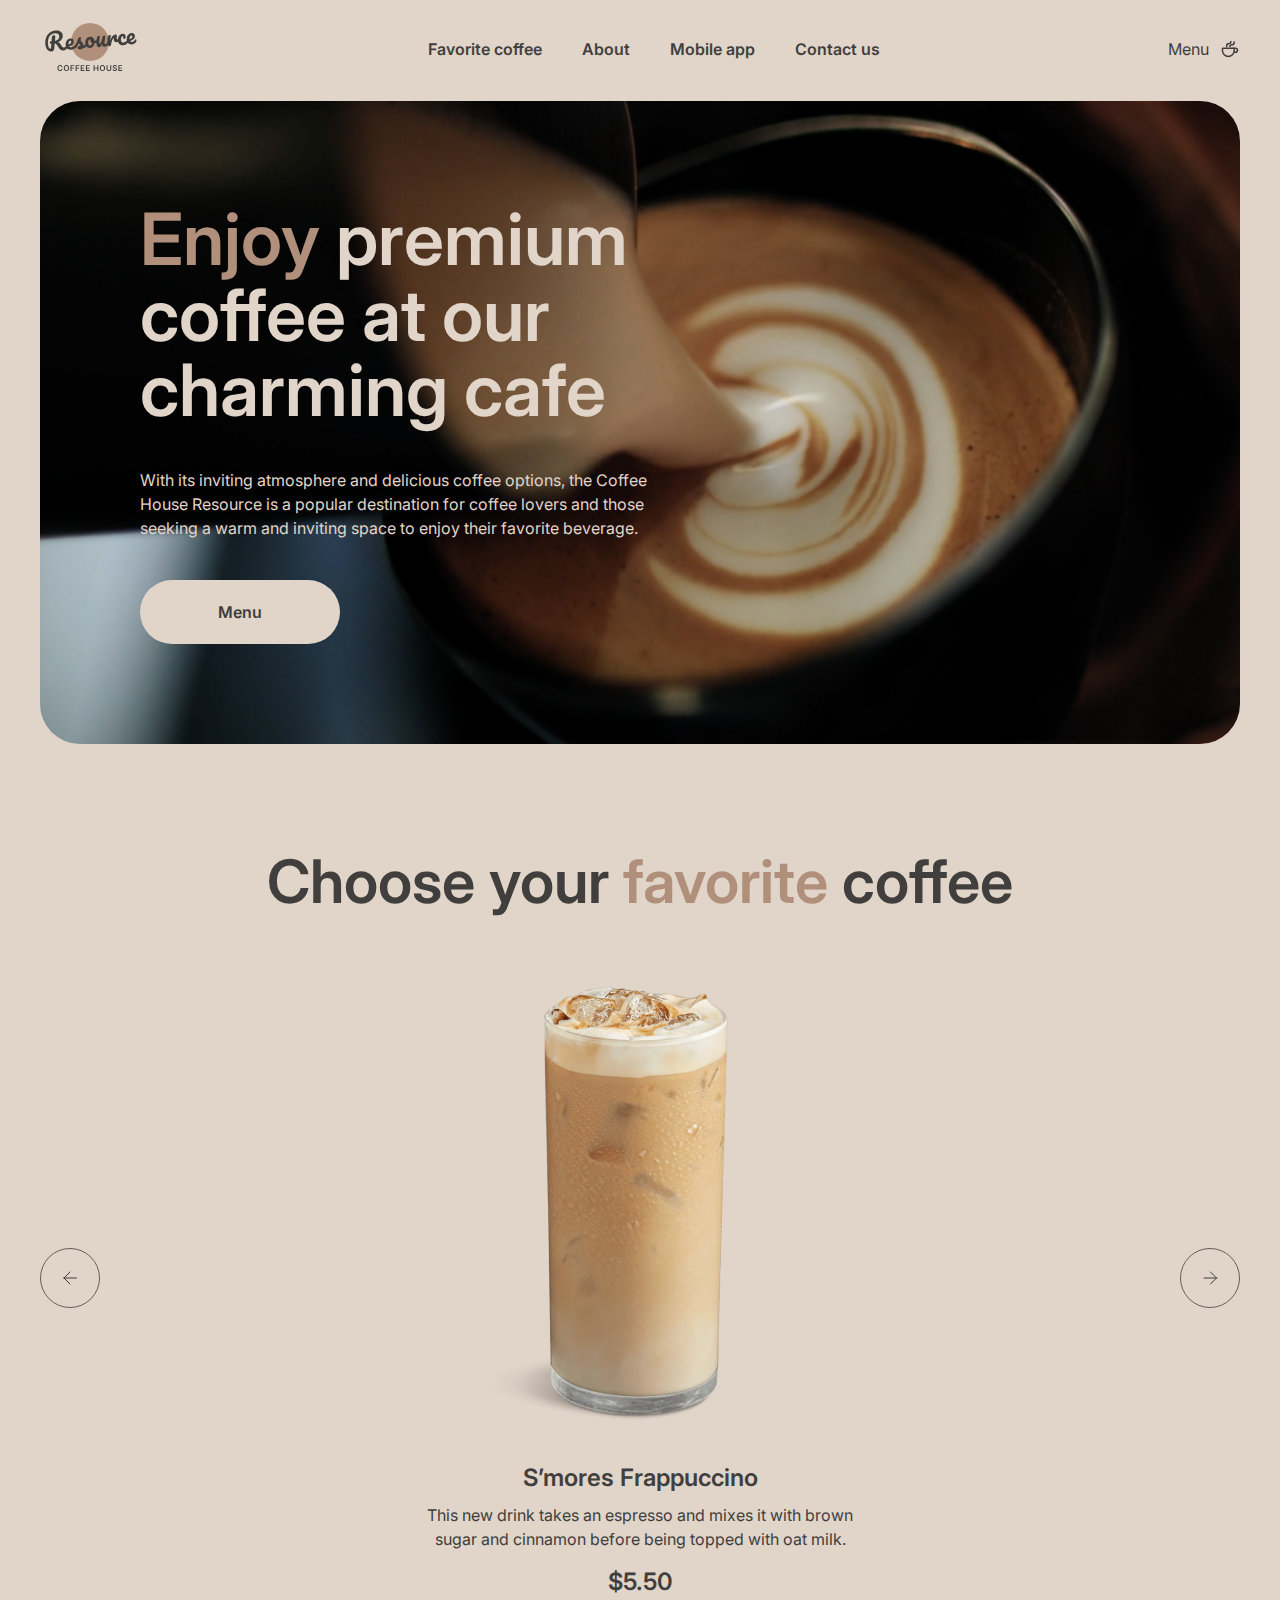
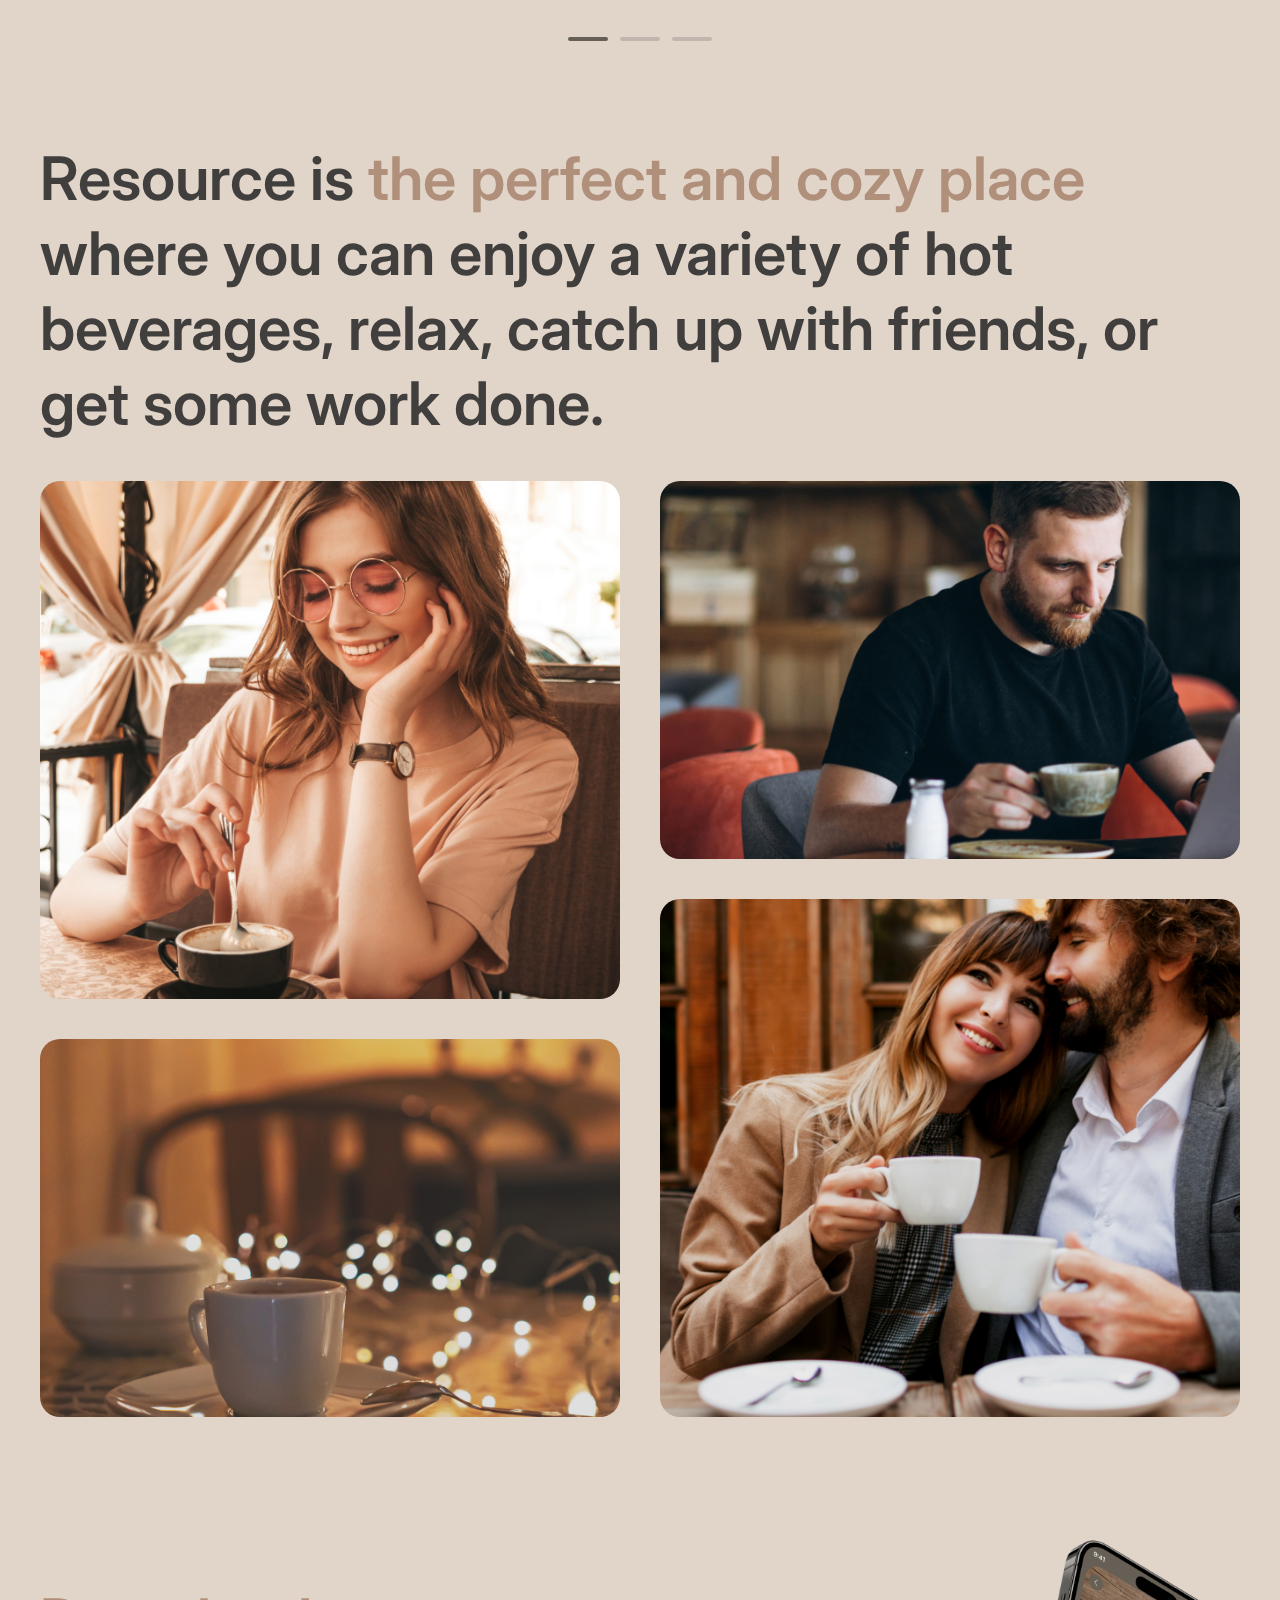
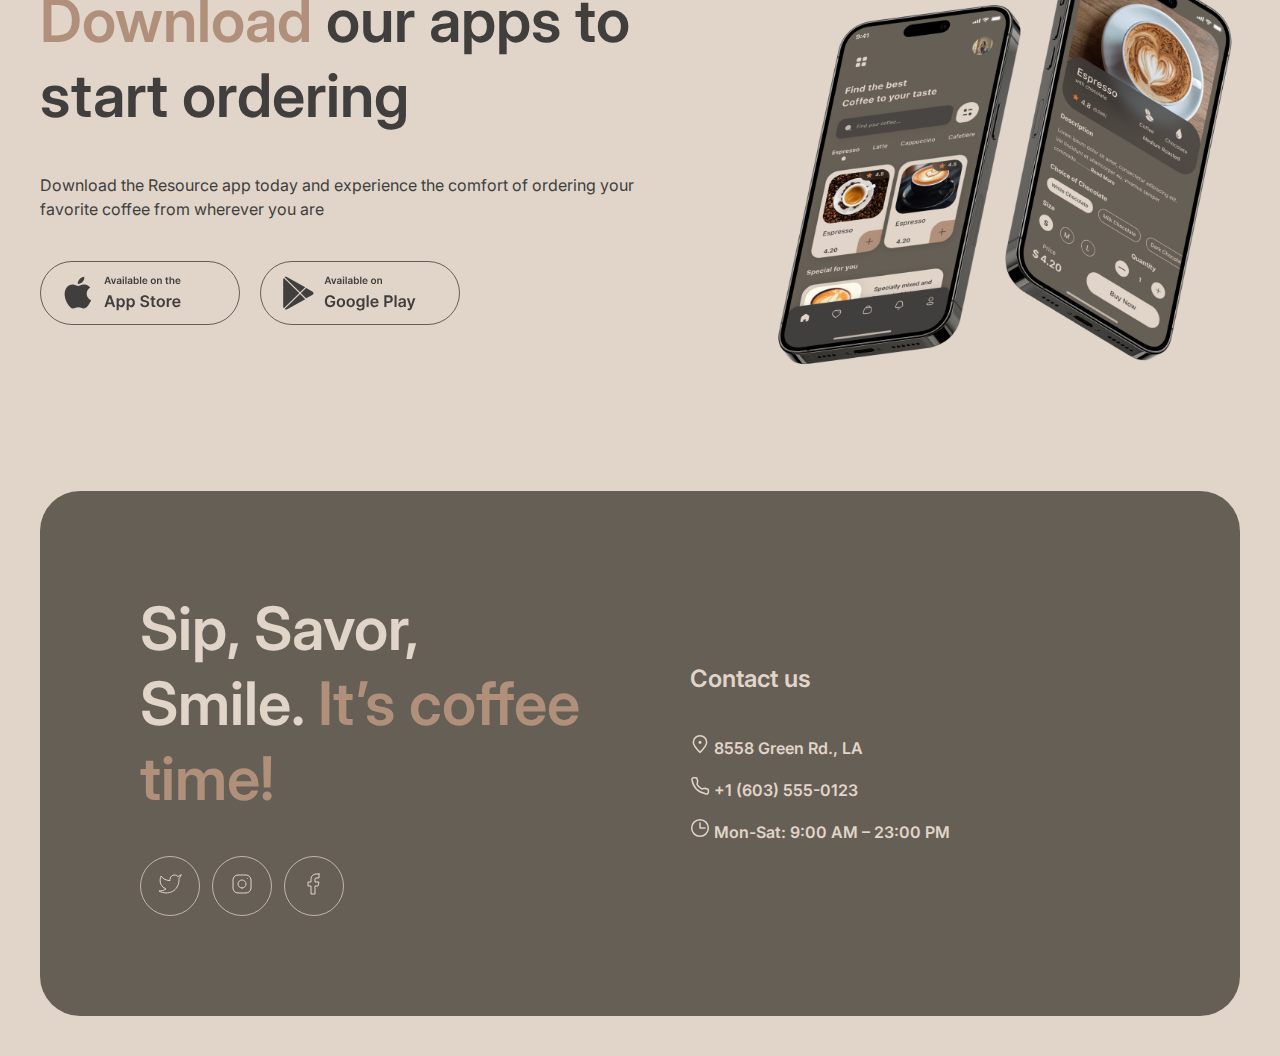
<file: index.html>
<!DOCTYPE html>
<html lang="en">
  <head>
    <meta charset="UTF-8" />
    <meta http-equiv="X-UA-Compatible" content="IE=edge" />
    <meta name="viewport" content="width=device-width, initial-scale=1.0" />
    <link rel="icon" href="./images/icons/logo.svg" type="image/x-icon" />
    <link rel="stylesheet" href="style/style.css" />
    <title>Document</title>
  </head>
  <body>
    <header class="container header">
      <nav class="nav">
        <a href="./index.html">
          <img class="nav__logo" src="./images/icons/logo.svg" alt="logo" />
        </a>
        <ul class="nav__items">
          <li class="nav__item">
            <a class="nav__link" href="./index.html"> Favorite coffee </a>
          </li>
          <li class="nav__item">
            <a href="./index.html" class="nav__link">About</a>
          </li>
          <li class="nav__item">
            <a href="./index.html" class="nav__link">Mobile app</a>
          </li>
          <li class="nav__item">
            <a href="#footer" class="nav__link">Contact us</a>
          </li>
        </ul>
        <div class="nav__menu">
          <a href="menu.html" class="nav__menu__link">
            <span>Menu</span>
            <img src="./images/coffee-cup.svg" alt="coffee-cup" />
          </a>
        </div>
        <div class="small__menu">
          <span></span>
          <span></span>
        </div>
      </nav>
    </header>
    <main class="container">
      <section class="enjoy">
        <div class="enjoy__left">
          <h1 class="enjoy__title">
            <span> Enjoy</span> premium coffee at our charming cafe
          </h1>
          <p class="enjoy__desc">
            With its inviting atmosphere and delicious coffee options, the
            Coffee House Resource is a popular destination for coffee lovers and
            those seeking a warm and inviting space to enjoy their favorite
            beverage.
          </p>
          <a href="menu.html" class="enjoy__button">
            Menu <img src="./images/icons/coffee.svg" alt="coffe" />
          </a>
        </div>
      </section>
      <section class="favorite">
        <h2 class="favorite__title">
          Choose your <span>favorite</span> coffee
        </h2>
        <div class="favorite__sliders">
          <div class="favorite__slide">
            <div class="favorite__slide__center">
              <img
                class="favorite__slide__image"
                src="./images/coffee-slider-1.png"
                alt="coffee-slider-1"
              />
              <h3 class="farovite__slide__title">S’mores Frappuccino</h3>
              <p class="farovite__slide__text">
                This new drink takes an espresso and mixes it with brown sugar
                and cinnamon before being topped with oat milk.
              </p>
              <strong class="farovite__slide__price">$5.50</strong>
            </div>
          </div>
          <div class="favorite__icon__wrapper favorite__icon__left">
            <img src="./images/icons/arrow-left.svg" alt="arrow-left" />
          </div>
          <div class="favorite__icon__wrapper favorite__icon__right">
            <img
              class="icon"
              src="./images/icons/arrow-right.svg"
              alt="arrow-right"
            />
          </div>
        </div>
        <ul class="favorite__slide__points">
          <li class="favorite__slide__point favorite__slide__point-active"></li>
          <li class="favorite__slide__point"></li>
          <li class="favorite__slide__point"></li>
        </ul>
      </section>
      <section class="about">
        <h2 class="about__title">
          Resource is <span> the perfect and cozy place</span> where you can
          enjoy a variety of hot beverages, relax, catch up with friends, or get
          some work done.
        </h2>
        <div class="about__images__wrapper">
          <div class="about__left">
            <img
              class="about__image"
              src="./images/about-1.png"
              alt="abput-1"
            />
            <img
              class="about__image about__image__hidden"
              src="./images/about-2.png"
              alt="about-2"
            />
          </div>
          <div class="about__right">
            <img
              class="about__image about__image__hidden"
              src="./images/about-3.png"
              alt="abput-1"
            />
            <img
              class="about__image"
              src="./images/about-4.png"
              alt="about-2"
            />
          </div>
        </div>
      </section>
      <section class="mobile">
        <div class="mobile__left">
          <h2 class="mobile__title">
            <span>Download</span> our apps to start ordering
          </h2>
          <div class="mobile__text">
            Download the Resource app today and experience the comfort of
            ordering your favorite coffee from wherever you are
          </div>
          <div class="mobile__links__wrapper">
            <img src="./images/icons/button-app-store.svg" alt="" />
            <img src="./images/icons/button-google-play.svg" alt="" />
          </div>
        </div>
        <div class="mobile__right">
          <img src="./images/mobile.png" alt="mobile" />
        </div>
      </section>
      <footer id="footer" class="footer">
        <div class="footer__left">
          <h2 class="footer__left__title">
            Sip, Savor, Smile. <span>It’s coffee time!</span>
          </h2>
          <ul class="footer__socials">
            <li class="footer__social">
              <a href="">
                <img src="./images/icons/twitter.svg" alt="twitter" />
              </a>
            </li>
            <li class="footer__social">
              <a href="">
                <img src="./images/icons/instagram.svg" alt="instagram" />
              </a>
            </li>
            <li class="footer__social">
              <a href="">
                <img
                  class="icon"
                  src="./images/icons/facebook.svg"
                  alt="facebook"
                />
              </a>
            </li>
          </ul>
        </div>
        <div class="footer__right">
          <h3 class="footer__right__title">Contact us</h3>
          <address class="footer__address">
            <a
              class="footer__address__link"
              target="_blank"
              href="https://maps.app.goo.gl/fyYDikBEUEYPMyWs5"
            >
              <img src="./images//icons/pin-alt.svg" alt="pin-alt" />
              <span>8558 Green Rd., LA</span>
            </a>
            <a class="footer__address__link" href="tel:+1(603)555-0123">
              <img src="./images//icons/phone.svg" alt="phone" />
              <span>+1 (603) 555-0123</span>
            </a>
            <a class="footer__address__link" href="">
              <img src="./images//icons/clock.svg" alt="clock" />
              <span>Mon-Sat: 9:00 AM – 23:00 PM</span>
            </a>
          </address>
        </div>
      </footer>
    </main>
  </body>
</html>
</file>
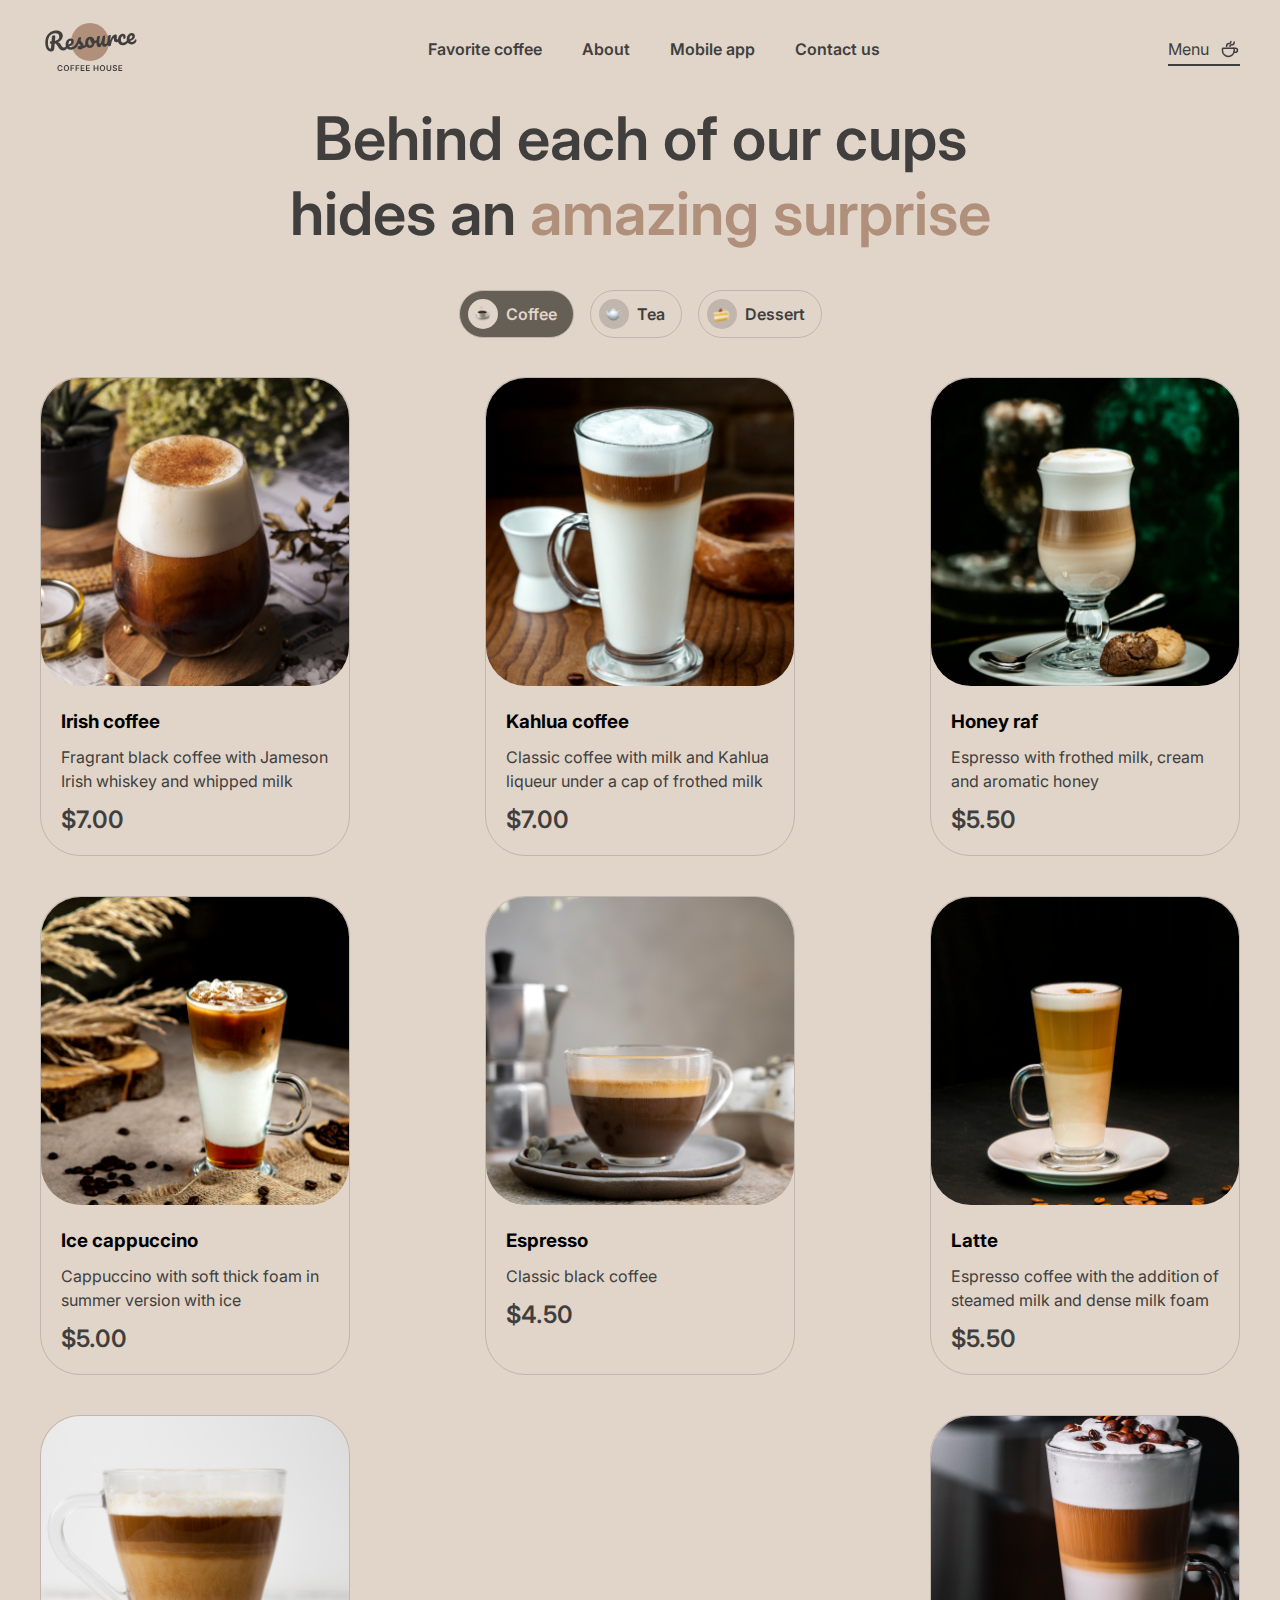
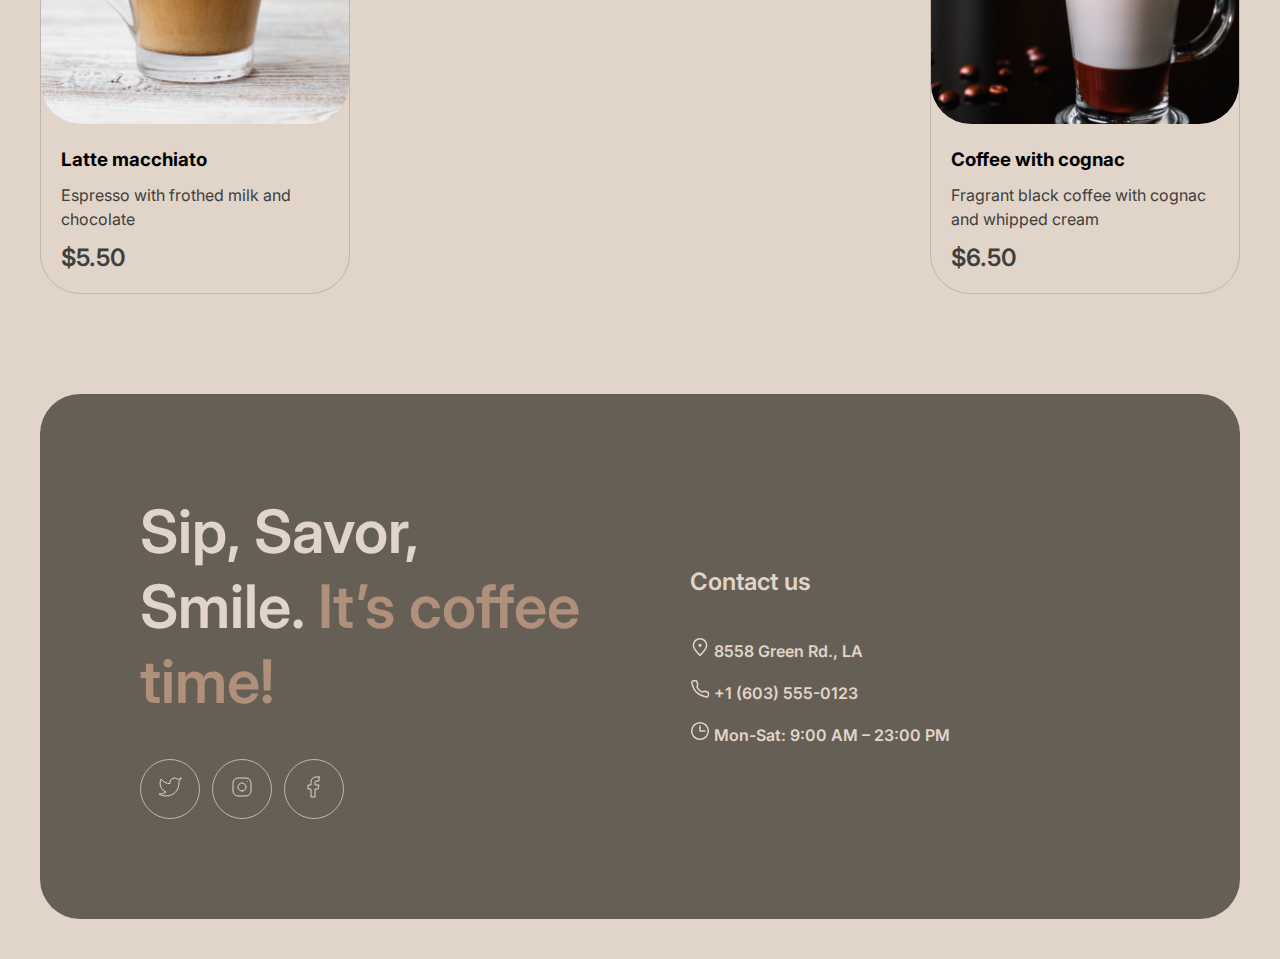
<file: menu.html>
<!DOCTYPE html>
<html lang="en">
  <head>
    <meta charset="UTF-8" />
    <meta http-equiv="X-UA-Compatible" content="IE=edge" />
    <meta name="viewport" content="width=device-width, initial-scale=1.0" />
    <link rel="icon" href="./images/icons/logo.svg" type="image/x-icon" />
    <link rel="stylesheet" href="style/menu.css" />
    <title>Coffee</title>
  </head>
  <body>
    <header class="container header">
      <nav class="nav">
        <a href="./index.html">
          <img class="nav__logo" src="./images/icons/logo.svg" alt="logo" />
        </a>
        <ul class="nav__items">
          <li class="nav__item">
            <a class="nav__link" href="./index.html"> Favorite coffee </a>
          </li>
          <li class="nav__item">
            <a href="./index.html" class="nav__link">About</a>
          </li>
          <li class="nav__item">
            <a href="./index.html" class="nav__link">Mobile app</a>
          </li>
          <li class="nav__item">
            <a href="#footer" class="nav__link">Contact us</a>
          </li>
        </ul>
        <div class="nav__menu">
          <a href="menu.html" class="nav__menu__link">
            <span>Menu</span>
            <img src="./images/coffee-cup.svg" alt="coffee-cup" />
          </a>
        </div>
        <div class="small__menu">
          <span></span>
          <span></span>
        </div>
      </nav>
    </header>
    <main class="container">
      <section class="offer">
        <h1 class="offer__title">
          Behind each of our cups hides an <span>amazing surprise</span>
        </h1>
        <ul class="offer__menus">
          <li class="offer__menu offer__menu-active">
            <div class="offer__menu__button">
              <div class="offer__menu__image offer__menu__image-active">
                <img src="./images/icons/coffee.svg" alt="coffee" />
              </div>
              <span class="offer__menu__text-active">Coffee</span>
            </div>
          </li>
          <li class="offer__menu">
            <div class="offer__menu__button">
              <div class="offer__menu__image">
                <img src="./images/icons/tea.svg" alt="tea" />
              </div>
              <span class="offer__menu__text">Tea</span>
            </div>
          </li>
          <li class="offer__menu">
            <div class="offer__menu__button">
              <div class="offer__menu__image">
                <img src="./images/icons/dessert.svg" alt="dessert" />
              </div>
              <span class="offer__menu__text">Dessert</span>
            </div>
          </li>
        </ul>
        <div class="offer___card__wrapper">
          <article class="offer__card">
            <img
              class="offer__card__image"
              src="./images/coffee-1.png"
              alt="coffee-1"
            />
            <div class="offer__card__about">
              <h3 class="oofer__card__title">Irish coffee</h3>
              <p class="offer__card__text">
                Fragrant black coffee with Jameson Irish whiskey and whipped
                milk
              </p>
              <strong class="offer__card__price">$7.00</strong>
            </div>
          </article>
          <article class="offer__card">
            <img
              class="offer__card__image"
              src="./images/coffee-2.png"
              alt="coffee-1"
            />
            <div class="offer__card__about">
              <h3 class="oofer__card__title">Kahlua coffee</h3>
              <p class="offer__card__text">
                Classic coffee with milk and Kahlua liqueur under a cap of
                frothed milk
              </p>
              <strong class="offer__card__price">$7.00</strong>
            </div>
          </article>
          <article class="offer__card">
            <img
              class="offer__card__image"
              src="./images/coffee-3.png"
              alt="coffee-1"
            />
            <div class="offer__card__about">
              <h3 class="oofer__card__title">Honey raf</h3>
              <p class="offer__card__text">
                Espresso with frothed milk, cream and aromatic honey
              </p>
              <strong class="offer__card__price">$5.50</strong>
            </div>
          </article>
          <article class="offer__card">
            <img
              class="offer__card__image"
              src="./images/coffee-4.png"
              alt="coffee-1"
            />
            <div class="offer__card__about">
              <h3 class="oofer__card__title">Ice cappuccino</h3>
              <p class="offer__card__text">
                Cappuccino with soft thick foam in summer version with ice
              </p>
              <strong class="offer__card__price">$5.00</strong>
            </div>
          </article>
          <article class="offer__card offer__card-hidden">
            <img
              class="offer__card__image"
              src="./images/coffee-5.png"
              alt="coffee-1"
            />
            <div class="offer__card__about">
              <h3 class="oofer__card__title">Espresso</h3>
              <p class="offer__card__text">Classic black coffee</p>
              <strong class="offer__card__price">$4.50</strong>
            </div>
          </article>
          <article class="offer__card offer__card-hidden">
            <img
              class="offer__card__image"
              src="./images/coffee-6.png"
              alt="coffee-1"
            />
            <div class="offer__card__about">
              <h3 class="oofer__card__title">Latte</h3>
              <p class="offer__card__text">
                Espresso coffee with the addition of steamed milk and dense milk
                foam
              </p>
              <strong class="offer__card__price">$5.50</strong>
            </div>
          </article>
          <article class="offer__card offer__card-hidden">
            <img
              class="offer__card__image"
              src="./images/coffee-7.png"
              alt="coffee-1"
            />
            <div class="offer__card__about">
              <h3 class="oofer__card__title">Latte macchiato</h3>
              <p class="offer__card__text">
                Espresso with frothed milk and chocolate
              </p>
              <strong class="offer__card__price">$5.50</strong>
            </div>
          </article>
          <article class="offer__card offer__card-hidden">
            <img
              class="offer__card__image"
              src="./images/coffee-8.png"
              alt="coffee-1"
            />
            <div class="offer__card__about">
              <h3 class="oofer__card__title">Coffee with cognac</h3>
              <p class="offer__card__text">
                Fragrant black coffee with cognac and whipped cream
              </p>
              <strong class="offer__card__price">$6.50</strong>
            </div>
          </article>
        </div>
        <img
          class="menu__loader"
          src="./images/icons/menu-loader.svg"
          alt="menu-loader"
        />
      </section>
      <footer id="footer" class="footer">
        <div class="footer__left">
          <h2 class="footer__left__title">
            Sip, Savor, Smile. <span>It’s coffee time!</span>
          </h2>
          <ul class="footer__socials">
            <li class="footer__social">
              <a href="">
                <img src="./images/icons/twitter.svg" alt="twitter" />
              </a>
            </li>
            <li class="footer__social">
              <a href="">
                <img src="./images/icons/instagram.svg" alt="instagram" />
              </a>
            </li>
            <li class="footer__social">
              <a href="">
                <img src="./images/icons/facebook.svg" alt="facebook" />
              </a>
            </li>
          </ul>
        </div>
        <div class="footer__right">
          <h3 class="footer__right__title">Contact us</h3>
          <address class="footer__address">
            <a
              class="footer__address__link"
              target="_blank"
              href="https://maps.app.goo.gl/fyYDikBEUEYPMyWs5"
            >
              <img src="./images//icons/pin-alt.svg" alt="pin-alt" />
              <span>8558 Green Rd., LA</span>
            </a>
            <a class="footer__address__link" href="tel:+1(603)555-0123">
              <img src="./images//icons/phone.svg" alt="phone" />
              <span>+1 (603) 555-0123</span>
            </a>
            <a class="footer__address__link" href="">
              <img src="./images//icons/clock.svg" alt="clock" />
              <span>Mon-Sat: 9:00 AM – 23:00 PM</span>
            </a>
          </address>
        </div>
      </footer>
    </main>
  </body>
</html>
</file>
<file: style/style.css>
@import url('https://fonts.googleapis.com/css2?family=Inter:wght@400;500;600;700&family=PT+Sans:wght@400;700&display=swap');
* {
  margin: 0;
  padding: 0;
  box-sizing: border-box;
}
html {
  scroll-behavior: smooth;
}
body {
  background: #e1d4c9;
  font-family: 'Inter', sans-serif;
  scroll-behavior: smooth;
  overflow-x: hidden;
}
a {
  text-decoration: none;
}
a:hover,
a:active,
a:focus,
a:visited {
  text-decoration: none;
}
li {
  list-style: none;
}
.container {
  padding: 0px 40px;
  max-width: 1440px;
  margin: auto;
}
.header {
  margin-top: 17px;
}
.nav {
  display: flex;
  justify-content: space-between;
  align-items: center;
}
.nav__logo {
  width: 100px;
  height: 60px;
}
.nav__items {
  display: flex;
  column-gap: 40px;
}
.nav__item {
  display: inline-block;
}
.nav__link {
  color: #403f3d;
  font-family: Inter;
  font-size: 16px;
  font-style: normal;
  font-weight: 600;
  line-height: 150%; /* 24px */
}
.nav__menu__link {
  color: #403f3d;
  display: flex;
  align-items: center;
  justify-content: space-between;
  position: relative;
  width: 72px;
}
.small__menu {
  display: none;
}
.enjoy {
  background-image: url('../images/hero.png');
  background-repeat: no-repeat;
  background-position: center;
  background-size: cover;
  display: flex;
  max-width: 1360px;
  padding: 100px;
  flex-direction: column;
  justify-content: center;
  align-items: flex-start;
  align-self: stretch;
  border-radius: 40px;
  margin-top: 20px;
}
.enjoy__left {
  max-width: 530px;
}
.enjoy__title {
  color: #e1d4c9;
  font-family: Inter;
  font-size: 72px;
  font-style: normal;
  font-weight: 600;
  line-height: 105%;
}
.enjoy__title span {
  color: #b0907a;
}
.enjoy__desc {
  color: #e1d4c9;
  font-family: Inter;
  font-size: 16px;
  font-style: normal;
  font-weight: 400;
  line-height: 150%; /* 24px */
  margin: 40px 0px;
}
.enjoy__button {
  display: flex;
  color: #403f3d;
  text-align: center;
  font-family: Inter;
  font-size: 16px;
  font-style: normal;
  font-weight: 600;
  line-height: 150%; /* 24px */
  border: none;
  width: 200px;
  padding: 20px 78px;
  border-radius: 100px;
  background: #e1d4c9;
}
.enjoy__button img {
  display: none;
  margin-left: 8px;
}
.enjoy__button:hover img {
  display: block;
}

.favorite__title {
  color: var(--text-dark, #403f3d);
  text-align: center;
  font-family: Inter;
  font-size: 60px;
  font-style: normal;
  font-weight: 600;
  line-height: 125%; /* 75px */
  margin-top: 100px;
  margin-bottom: 40px;
}
.favorite__title span {
  color: var(--text-accent, #b0907a);
}
.favorite__sliders {
  width: 100%;
  position: relative;
}
.favorite__slide {
  display: flex;
  min-width: 480px;
  max-width: 1162px;
  flex-direction: column;
  align-items: center;
  justify-content: center;
  margin: auto;
}
.favorite__slide__center {
  width: 480px;
  margin: auto;
  text-align: center;
}
.favorite__slide__image {
  width: 480px;
  height: 480px;
}
.farovite__slide__title {
  color: #403f3d;
  text-align: center;

  font-family: Inter;
  font-size: 24px;
  font-style: normal;
  font-weight: 600;
  line-height: 125%; /* 30px */
  margin: 20px 0px 10px;
}
.farovite__slide__text {
  color: #403f3d;
  text-align: center;
  font-family: Inter;
  font-size: 16px;
  font-style: normal;
  font-weight: 400;
  line-height: 150%; /* 24px */
  padding: 0px 10px;
  margin-bottom: 16px;
}
.farovite__slide__price {
  color: #403f3d;
  text-align: center;
  font-family: Inter;
  font-size: 24px;
  font-style: normal;
  font-weight: 600;
  line-height: 125%; /* 30px */
}
.favorite__icon__wrapper {
  display: flex;
  width: 60px;
  height: 60px;
  justify-content: center;
  align-items: center;
  border-radius: 100px;
  border: 1px solid #665f55;
  position: absolute;
  top: 50%;
  transform: translateY(-50%);
  transition: all 0.4s ease-in-out;
}
.favorite__icon__wrapper:hover {
  background: #665f55;
}

.favorite__icon__right {
  right: 0;
}
.favorite__slide__points {
  display: flex;
  column-gap: 12px;
  justify-content: center;
  margin-top: 40px;
}
.favorite__slide__point {
  width: 40px;
  height: 4px;
  border-radius: 100px;
  background: #c1b6ad;
}
.favorite__slide__point-active {
  background: #665f55;
}
.about__title {
  color: #403f3d;
  font-family: Inter;
  font-size: 60px;
  font-style: normal;
  font-weight: 600;
  line-height: 125%; /* 75px */
  margin-top: 100px;
  max-width: 1400px;
}
.about__title span {
  color: #b0907a;
}
.about__images__wrapper {
  display: flex;
  column-gap: 40px;
  margin-top: 40px;
}
.about__left,
.about__right {
  display: flex;
  flex-direction: column;
  row-gap: 40px;
}
.about__image {
  border-radius: 20px;
  transition: all 0.4s ease-in-out;
  width: 100%;
}
.about__image:hover {
  transform: scale(0.9);
}
/* Mobile section start  */
.mobile {
  display: flex;
  gap: 100px;
  margin: 100px 0px;
  justify-content: center;
  align-items: center;
}
.mobile__left {
  display: flex;
  flex-direction: column;
  row-gap: 40px;
  max-width: 630px;
}
.mobile__title {
  color: #403f3d;
  font-family: Inter;
  font-size: 60px;
  font-style: normal;
  font-weight: 600;
  line-height: 125%;
}
.mobile__text {
  color: #403f3d;
  font-family: Inter;
  font-size: 16px;
  font-style: normal;
  font-weight: 400;
  line-height: 150%; /* 24px */
}
.mobile__title span {
  color: var(--text-accent, #b0907a);
}
.mobile__links__wrapper {
  display: flex;
  column-gap: 20px;
}
.mobile__right {
  max-width: 630px;
}
.mobile__right img {
  width: 100%;
}

/* Footer section start */
.footer {
  display: flex;
  padding: 100px;
  justify-content: center;
  align-items: center;
  gap: 100px;
  border-radius: 40px;
  background: #665f55;
  margin-bottom: 40px;
}

.footer__left,
.footer__right {
  width: 530px;
}
.footer__left__title {
  color: #e1d4c9;
  font-family: Inter;
  font-size: 60px;
  font-style: normal;
  font-weight: 600;
  line-height: 125%; /* 75px */
}
.footer__left__title span {
  color: #b0907a;
}
.footer__socials {
  display: flex;
  column-gap: 12px;
  margin-top: 40px;
}
.footer__social {
  display: flex;
  width: 60px;
  height: 60px;
  justify-content: center;
  align-items: center;
  border-radius: 100px;
  border: 1px solid #c1b6ad;
  transition: all 0.4s ease-in-out;
}
.footer__social:hover {
  background: var(--background-body, #e1d4c9);
}

.footer__right__title {
  color: #e1d4c9;
  font-family: Inter;
  font-size: 24px;
  font-style: normal;
  font-weight: 600;
  line-height: 125%; /* 30px */
}
.footer__address {
  display: flex;
  flex-direction: column;
  row-gap: 16px;
  margin-top: 40px;
}
.footer__address__link {
  color: #e1d4c9;
  font-family: Inter;
  font-size: 16px;
  font-style: normal;
  font-weight: 600;
  line-height: 150%; /* 24px */
  position: relative;
  width: 260px;
  transition: all 0.4s ease-in-out;
}
.footer__address__link:hover:before {
  content: '';
  position: absolute;
  width: 100%;
  height: 2px;
  background: #e1d4c9;
  top: 25px;
}
#footer {
  scroll-behavior: smooth;
}
@media screen and (max-width: 992px) {
  .container {
    width: 100%;
    padding: 0px 40px;
  }
  .nav__items,
  .nav__menu {
    display: none;
  }
  .small__menu {
    display: flex;
    flex-direction: column;
    gap: 8px;
    width: 44px;
    height: 44px;
    justify-content: center;
    align-items: center;
    border-radius: 100px;
    border: 1px solid #665f55;
  }
  .small__menu span {
    width: 18px;
    height: 2px;
    background-color: #403f3d;
    display: block;
  }
  .enjoy {
    background-image: url('../images/hero.png');
    background-repeat: no-repeat;
    background-position: center;
    width: 100%;
    padding: 100px 60px;
  }
  .enjoy__left {
    width: 100%;
  }
  .favorite__sliders {
    width: 100%;
    position: relative;
  }
  .favorite__slide {
    width: 100%;
  }
  .favorite__slide__center {
    width: 480px;
    margin: auto;
    text-align: center;
  }
  .favorite__slide__image {
    width: 480px;
    height: 480px;
  }
  .about__title {
    margin-top: 100px;
    width: 100%;
  }
  .about__images__wrapper {
    display: flex;
    flex-wrap: wrap;
    justify-content: center;
    column-gap: 40px;
    row-gap: 40px;
    margin-top: 40px;
  }
  .about__image__hidden {
    display: none;
  }
  .mobile {
    flex-wrap: wrap;
  }
  .footer {
    display: flex;
    flex-wrap: wrap;
    padding: 100px 60px;
  }

  .footer__left,
  .footer__right {
    width: 530px;
    margin-left: -40px;
  }
}
@media screen and (max-width: 576px) {
  .container {
    padding: 0px 16px;
  }
  .enjoy {
    padding: 60px 16px;
  }
  .enjoy__left {
    max-width: 530px;
  }
  .enjoy__title {
    font-size: 42px;
    font-weight: 600;
    line-height: 115%; /* 48.3px */
  }
  .enjoy__desc {
    color: #e1d4c9;
    font-size: 16px;
    font-weight: 400;
    line-height: 150%; /* 24px */
    margin: 40px 0px;
  }
  .favorite__title {
    font-family: Inter;
    font-size: 32px;
    font-style: normal;
    font-weight: 600;
    line-height: 125%; /* 40px */
    margin-top: 100px;
    margin-bottom: 40px;
  }
  .favorite__title span {
    color: var(--text-accent, #b0907a);
    font-style: italic;
  }
  .favorite__sliders {
    width: 100%;
    position: relative;
  }
  .favorite__slide {
    display: flex;
    min-width: 200px;
    max-width: 100%;
    flex-direction: column;
    align-items: center;
    justify-content: center;
    margin: auto;
  }
  .favorite__slide__center {
    width: 100%;
    margin: auto;
    text-align: center;
  }
  .favorite__slide__image {
    width: 100%;
    height: 348px;
  }
  .farovite__slide__title {
    font-size: 24px;
    font-weight: 600;
    line-height: 125%; /* 30px */
    margin: 20px 0px 10px;
  }
  .farovite__slide__text {
    font-size: 16px;
    font-style: normal;
    font-weight: 400;
    line-height: 150%; /* 24px */
    padding: 0px 10px;
    margin-bottom: 16px;
  }
  .farovite__slide__price {
    font-size: 24px;
    font-style: normal;
    font-weight: 600;
    line-height: 125%; /* 30px */
  }
  .favorite__icon__wrapper {
    display: none;
  }
  .about__title {
    font-family: Inter;
    font-size: 32px;
    font-style: normal;
    font-weight: 600;
    line-height: 125%; /* 40px */
    margin-top: 100px;
    width: 100%;
  }
  .about__title span {
    color: #b0907a;
    font-style: italic;
  }
  .about__left,
  .about__right {
    height: 590px;
    overflow: hidden;
    border-radius: 20px;
  }
  .about__image {
    height: 100%;
    width: 660px;
    margin-left: -156px;
  }
  .mobile {
    gap: 40px;
    margin: 100px 0px;
  }
  .mobile__left {
    display: flex;
    flex-direction: column;
    row-gap: 40px;
    width: 100%;
  }
  .mobile__title {
    font-size: 32px;
    font-style: italic;
    font-weight: 600;
    line-height: 125%; /* 40px */
  }
  .mobile__text {
    font-family: Inter;
    font-size: 16px;
    font-style: normal;
    font-weight: 400;
    line-height: 150%; /* 24px */
  }

  .mobile__links__wrapper {
    display: flex;
    gap: 20px;
    flex-direction: column;
    width: 200px;
  }
  .footer {
    display: flex;
    padding: 60px 16px;
    justify-content: center;
    align-items: center;
    gap: 40px;
    border-radius: 40px;
    background: #665f55;
    margin-bottom: 40px;
  }

  .footer__left,
  .footer__right {
    width: 100%;
    margin-left: 0;
  }
  .footer__left__title {
    font-family: Inter;
    font-size: 32px;
    font-style: normal;
    font-weight: 600;
    line-height: 125%; /* 40px */
  }
  .footer__left__title span {
    color: #b0907a;
    font-style: italic;
  }
}
</file>
<file: style/menu.css>
@import url('https://fonts.googleapis.com/css2?family=Inter:wght@400;500;600;700&family=PT+Sans:wght@400;700&display=swap');
* {
  margin: 0;
  padding: 0;
  box-sizing: border-box;
}
html {
  scroll-behavior: smooth;
}

body {
  background: #e1d4c9;
  font-family: 'Inter', sans-serif;
  scroll-behavior: smooth;
  overflow-x: hidden;
}

a {
  text-decoration: none;
}

a:hover,
a:active,
a:focus,
a:visited {
  text-decoration: none;
}

li {
  list-style: none;
}

/* Header start  */
.container {
  padding: 0px 40px;
  max-width: 1440px;
  margin: auto;
}

.header {
  margin-top: 17px;
}

.nav {
  display: flex;
  justify-content: space-between;
  align-items: center;
}

.nav__logo {
  width: 100px;
  height: 60px;
}

.nav__items {
  display: flex;
  column-gap: 40px;
}

.nav__item {
  display: inline-block;
}

.nav__link {
  color: #403f3d;
  font-size: 16px;
  font-style: normal;
  font-weight: 600;
  line-height: 150%;
  /* 24px */
  font-family: 'Inter', sans-serif;
}

.nav__menu {
  display: flex;
  align-items: center;
}

.nav__menu__link {
  display: flex;
  align-items: center;
  justify-content: space-between;
  position: relative;
  width: 72px;
  color: #403f3d;
}

.nav__menu__link::before {
  content: '';
  width: 72px;
  height: 2px;
  position: absolute;
  background: #403f3d;
  top: 25px;
}

.small__menu {
  display: none;
}

.offer__menus {
  display: flex;
  justify-content: center;
  align-items: center;
  gap: 16px;
  width: 361px;
  height: 46px;
  margin: auto;
  margin-bottom: 40px;
}

.offer__menu {
  display: flex;
  padding: 8px 16px 8px 8px;
  justify-content: center;
  align-items: center;
  gap: 8px;
  border-radius: 100px;
  border: 1px solid #c1b6ad;
  transition: all 0.4s ease-in-out;
}

.offer__menu:hover {
  background: #665f55;
}

.offer__menu:hover .offer__menu__image {
  background: #e1d4c9;
}

.offer__menu:hover .offer__menu__text {
  color: #e1d4c9;
}

.offer__menu-active {
  background: #665f55;
}

.offer__menu__button {
  border: none;
  display: flex;
  align-items: center;
  color: #403f3d;
  font-family: Inter;
  font-size: 16px;
  font-style: normal;
  font-weight: 600;
  line-height: 150%;
  /* 24px */
  transition: all 0.4s ease-in-out;
}

.offer__menu__image {
  width: 30px;
  height: 30px;
  display: flex;
  padding: 3px 7px;
  justify-content: center;
  align-items: center;
  border-radius: 100px;
  background: #c1b6ad;
  margin-right: 8px;
  transition: all 0.4s ease-in-out;
}

.offer__menu__image-active {
  background: #e1d4c9;
}

.offer__menu__text {
  color: #403f3d;
  font-family: Inter;
  font-size: 16px;
  font-style: normal;
  font-weight: 600;
  line-height: 150%;
  /* 24px */
  transition: all 0.4s ease-in-out;
}

.offer__menu__text-active {
  color: #e1d4c9;
  font-family: 'Inter';
  font-size: 16px;
  font-style: normal;
  font-weight: 600;
  line-height: 150%;
  /* 24px */
}

/* Offer start */
.offer__title {
  max-width: 800px;
  color: #403f3d;
  text-align: center;
  font-family: Inter;
  font-size: 60px;
  font-style: normal;
  font-weight: 600;
  line-height: 125%;
  /* 75px */
  margin: 20px auto 40px;
}

.offer__title span {
  color: #b0907a;
}

.offer___card__wrapper {
  display: flex;
  justify-content: space-between;
  row-gap: 40px;
  flex-wrap: wrap;
  margin-bottom: 100px;
}

.offer__card {
  width: 310px;
  border-radius: 40px;
  border: 1px solid #c1b6ad;
}

.offer__card__image {
  width: 100%;
  height: 308px;
  border-radius: 40px;
  transition: all 0.4s ease-in-out;
}

.offer__card__image:hover {
  transform: scale(0.9);
}

.offer__card__about {
  display: flex;
  padding: 20px;
  flex-direction: column;
  row-gap: 12px;
}

.offer__card__title {
  color: #403f3d;
  font-family: Inter;
  font-size: 24px;
  font-style: normal;
  font-weight: 600;
  line-height: 125%;
  /* 30px */
}

.offer__card__text {
  color: #403f3d;
  font-family: Inter;
  font-size: 16px;
  font-style: normal;
  font-weight: 400;
  line-height: 150%;
  /* 24px */
}

.offer__card__price {
  color: #403f3d;
  font-family: Inter;
  font-size: 24px;
  font-style: normal;
  font-weight: 600;
  line-height: 125%;
  /* 30px */
}

.menu__loader {
  display: none;
}

/* Footer section start */
.footer {
  display: flex;
  padding: 100px;
  justify-content: center;
  align-items: center;
  gap: 100px;
  border-radius: 40px;
  background: #665f55;
  margin-bottom: 40px;
}

.footer__left,
.footer__right {
  width: 530px;
}

.footer__left__title {
  color: #e1d4c9;
  font-family: Inter;
  font-size: 60px;
  font-style: normal;
  font-weight: 600;
  line-height: 125%;
  /* 75px */
}

.footer__left__title span {
  color: #b0907a;
}

.footer__socials {
  display: flex;
  column-gap: 12px;
  margin-top: 40px;
}

.footer__social {
  display: flex;
  width: 60px;
  height: 60px;
  justify-content: center;
  align-items: center;
  border-radius: 100px;
  border: 1px solid #c1b6ad;
}

.footer__social:hover {
  background: var(--background-body, #e1d4c9);
}

.footer__right__title {
  color: #e1d4c9;
  font-family: Inter;
  font-size: 24px;
  font-style: normal;
  font-weight: 600;
  line-height: 125%;
  /* 30px */
}

.footer__address {
  display: flex;
  flex-direction: column;
  row-gap: 16px;
  margin-top: 40px;
}

.footer__address__link {
  color: #e1d4c9;
  font-family: Inter;
  font-size: 16px;
  font-style: normal;
  font-weight: 600;
  line-height: 150%;
  /* 24px */
  position: relative;
  width: 260px;
  transition: all 0.4s ease-in-out;
}

.footer__address__link:hover:before {
  content: '';
  position: absolute;
  width: 100%;
  height: 2px;
  background: #e1d4c9;
  top: 25px;
}

#footer {
  scroll-behavior: smooth;
}

@media screen and (max-width: 992px) {
  .container {
    width: 100%;
    padding: 0px 40px;
  }

  .nav__items,
  .nav__menu {
    display: none;
  }

  .small__menu {
    display: flex;
    flex-direction: column;
    gap: 8px;
    width: 44px;
    height: 44px;
    justify-content: center;
    align-items: center;
    border-radius: 100px;
    border: 1px solid #665f55;
  }

  .small__menu span {
    width: 18px;
    height: 2px;
    background-color: #403f3d;
    display: block;
  }

  .offer___card__wrapper {
    margin-bottom: 40px;
  }

  .offer__card-hidden {
    display: none;
  }

  .menu__loader {
    display: block;
    margin: auto;
    margin-bottom: 100px;
  }

  .footer {
    display: flex;
    flex-wrap: wrap;
    padding: 100px 60px;
  }

  .footer__left,
  .footer__right {
    width: 530px;
    margin-left: -40px;
  }
}

@media screen and (max-width: 576px) {
  .container {
    padding: 0px 16px;
  }

  .offer__title {
    width: 100%;
    font-size: 32px;
    font-style: normal;
    font-weight: 600;
    line-height: 125%;
    /* 40px */
    margin: 20px auto 40px;
  }

  .offer__card {
    width: 100%;
    border-radius: 40px;
    border: 1px solid #c1b6ad;
  }

  .footer {
    display: flex;
    padding: 60px 16px;
    justify-content: center;
    align-items: center;
    gap: 40px;
    border-radius: 40px;
    background: #665f55;
    margin-bottom: 40px;
  }

  .footer__left,
  .footer__right {
    width: 100%;
    margin-left: 0;
  }

  .footer__left__title {
    font-family: Inter;
    font-size: 32px;
    font-style: normal;
    font-weight: 600;
    line-height: 125%;
    /* 40px */
  }

  .footer__left__title span {
    color: #b0907a;
    font-style: italic;
  }
}
</file>
